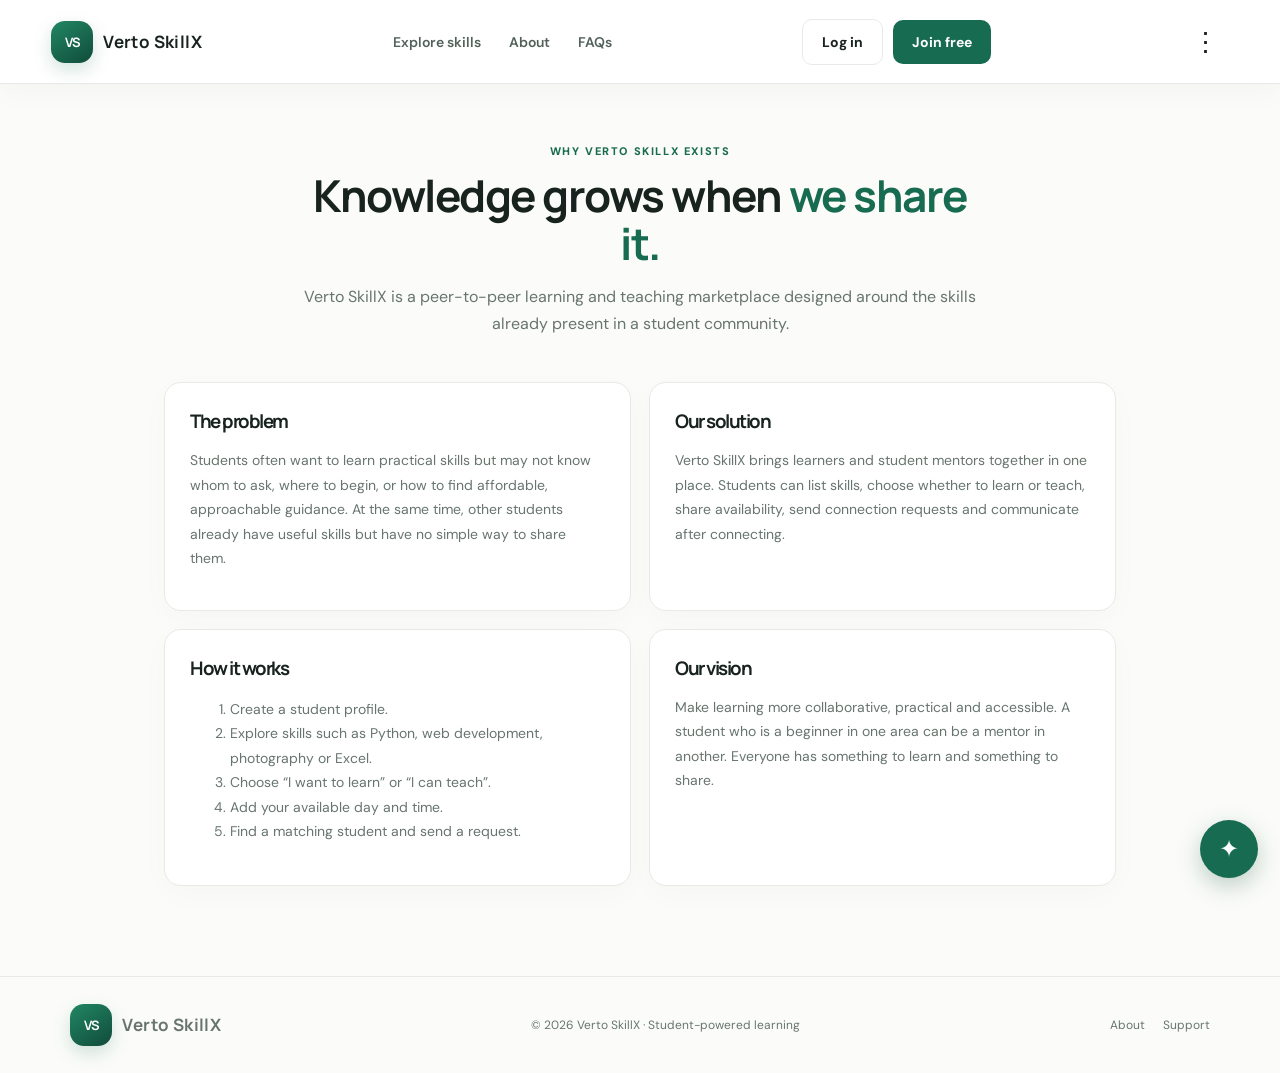
<file: about.html>
<!DOCTYPE html><html lang="en"><head><meta charset="UTF-8"><meta name="viewport" content="width=device-width,initial-scale=1"><title>About | Verto SkillX</title><link rel="stylesheet" href="style.css"></head><body><header class="topbar"><a class="brand" href="index.html"><span class="brand-mark">VS</span><span>Verto <b>SkillX</b></span></a><nav class="desktop-nav"><a href="skills.html">Explore skills</a><a href="about.html">About</a><a href="faq.html">FAQs</a></nav><div class="account" id="accountArea"></div><button class="menu-btn" id="menuBtn">⋮</button><div class="menu-panel" id="menuPanel"><a href="about.html">About Verto SkillX</a><a href="skills.html">Skills to learn</a><a href="faq.html">FAQs</a><a href="support.html">Support</a><a href="profile.html">My profile</a></div></header><main class="page-wrap"><div class="page-head"><span class="eyebrow">WHY VERTO SKILLX EXISTS</span><h1>Knowledge grows when <em>we share it.</em></h1><p>Verto SkillX is a peer-to-peer learning and teaching marketplace designed around the skills already present in a student community.</p></div><div class="content-grid"><article class="content-card"><h3>The problem</h3><p>Students often want to learn practical skills but may not know whom to ask, where to begin, or how to find affordable, approachable guidance. At the same time, other students already have useful skills but have no simple way to share them.</p></article><article class="content-card"><h3>Our solution</h3><p>Verto SkillX brings learners and student mentors together in one place. Students can list skills, choose whether to learn or teach, share availability, send connection requests and communicate after connecting.</p></article><article class="content-card"><h3>How it works</h3><ol><li>Create a student profile.</li><li>Explore skills such as Python, web development, photography or Excel.</li><li>Choose “I want to learn” or “I can teach”.</li><li>Add your available day and time.</li><li>Find a matching student and send a request.</li></ol></article><article class="content-card"><h3>Our vision</h3><p>Make learning more collaborative, practical and accessible. A student who is a beginner in one area can be a mentor in another. Everyone has something to learn and something to share.</p></article></div></main><footer><a class="brand" href="index.html"><span class="brand-mark">VS</span><span>Verto <b>SkillX</b></span></a><span>© 2026 Verto SkillX · Student-powered learning</span><div><a href="about.html">About</a><a href="support.html">Support</a></div></footer><div id="chatMount"></div><script src="app.js"></script></body></html>
</file>
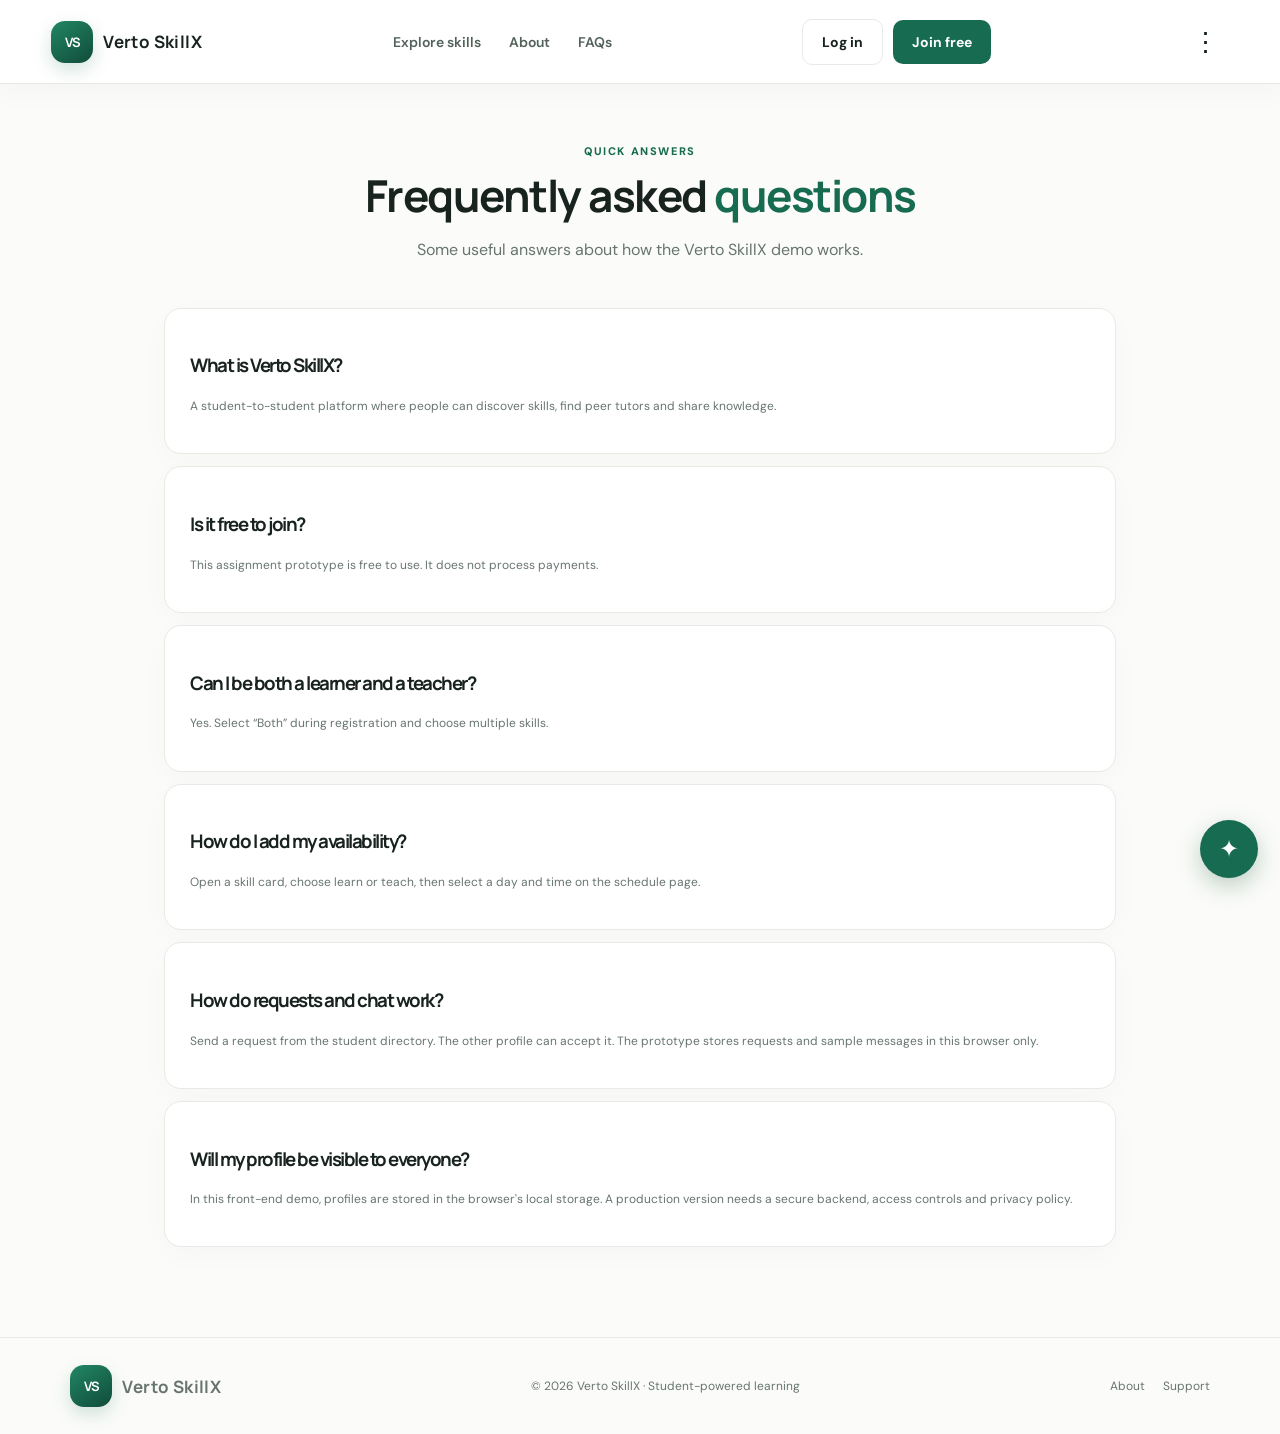
<file: faq.html>
<!DOCTYPE html><html lang="en"><head><meta charset="UTF-8"><meta name="viewport" content="width=device-width,initial-scale=1"><title>FAQs | Verto SkillX</title><link rel="stylesheet" href="style.css"></head><body><header class="topbar"><a class="brand" href="index.html"><span class="brand-mark">VS</span><span>Verto <b>SkillX</b></span></a><nav class="desktop-nav"><a href="skills.html">Explore skills</a><a href="about.html">About</a><a href="faq.html">FAQs</a></nav><div class="account" id="accountArea"></div><button class="menu-btn" id="menuBtn">⋮</button><div class="menu-panel" id="menuPanel"><a href="about.html">About Verto SkillX</a><a href="skills.html">Skills to learn</a><a href="faq.html">FAQs</a><a href="support.html">Support</a><a href="profile.html">My profile</a></div></header><main class="page-wrap"><div class="page-head"><span class="eyebrow">QUICK ANSWERS</span><h1>Frequently asked <em>questions</em></h1><p>Some useful answers about how the Verto SkillX demo works.</p></div><div class="request-list"><article class="faq-item"><h3>What is Verto SkillX?</h3><p class="notice">A student-to-student platform where people can discover skills, find peer tutors and share knowledge.</p></article><article class="faq-item"><h3>Is it free to join?</h3><p class="notice">This assignment prototype is free to use. It does not process payments.</p></article><article class="faq-item"><h3>Can I be both a learner and a teacher?</h3><p class="notice">Yes. Select “Both” during registration and choose multiple skills.</p></article><article class="faq-item"><h3>How do I add my availability?</h3><p class="notice">Open a skill card, choose learn or teach, then select a day and time on the schedule page.</p></article><article class="faq-item"><h3>How do requests and chat work?</h3><p class="notice">Send a request from the student directory. The other profile can accept it. The prototype stores requests and sample messages in this browser only.</p></article><article class="faq-item"><h3>Will my profile be visible to everyone?</h3><p class="notice">In this front-end demo, profiles are stored in the browser's local storage. A production version needs a secure backend, access controls and privacy policy.</p></article></div></main><footer><a class="brand" href="index.html"><span class="brand-mark">VS</span><span>Verto <b>SkillX</b></span></a><span>© 2026 Verto SkillX · Student-powered learning</span><div><a href="about.html">About</a><a href="support.html">Support</a></div></footer><div id="chatMount"></div><script src="app.js"></script></body></html>
</file>
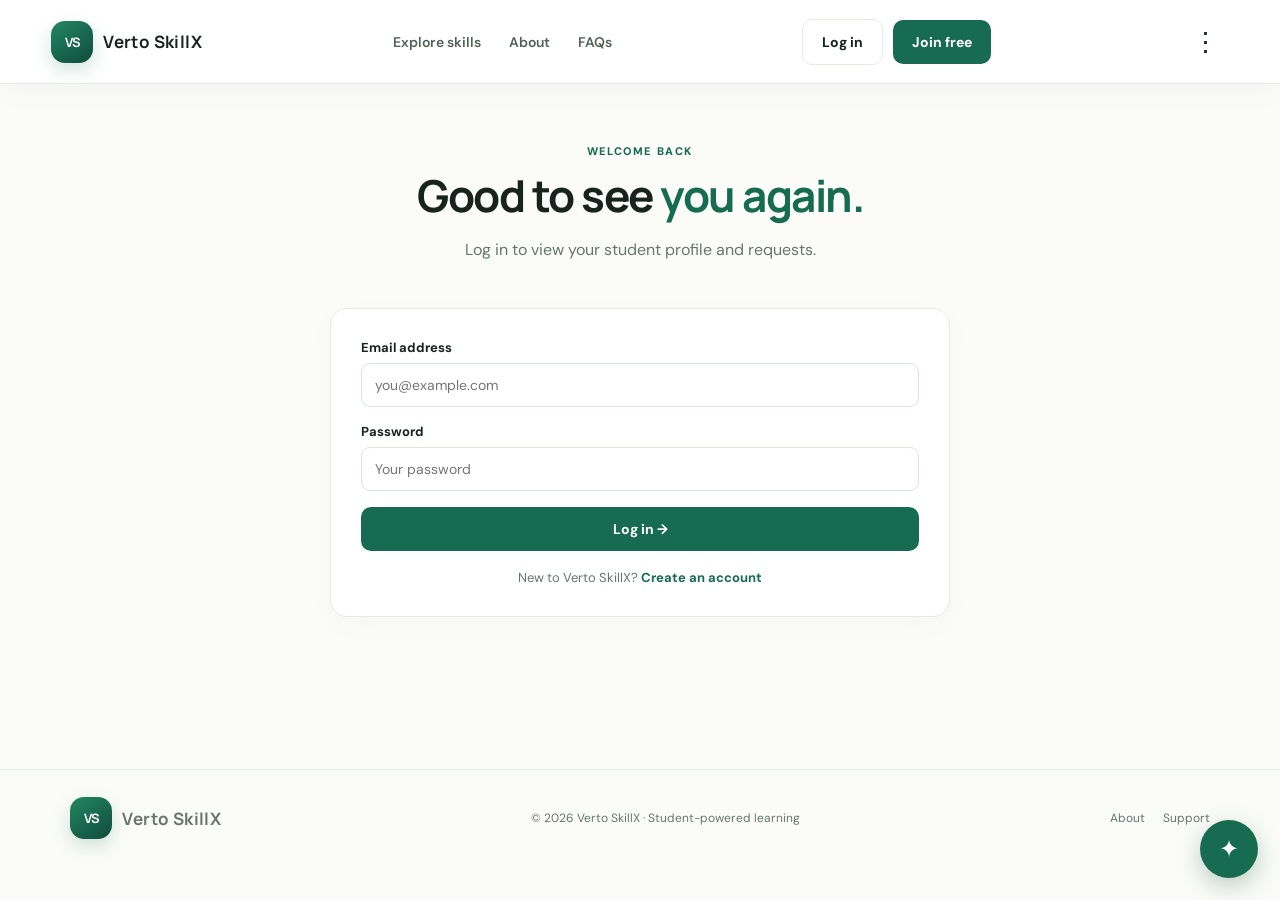
<file: login.html>
<!DOCTYPE html><html lang="en"><head><meta charset="UTF-8"><meta name="viewport" content="width=device-width,initial-scale=1"><title>Log in | Verto SkillX</title><link rel="stylesheet" href="style.css"></head><body><header class="topbar"><a class="brand" href="index.html"><span class="brand-mark">VS</span><span>Verto <b>SkillX</b></span></a><nav class="desktop-nav"><a href="skills.html">Explore skills</a><a href="about.html">About</a><a href="faq.html">FAQs</a></nav><div class="account" id="accountArea"></div><button class="menu-btn" id="menuBtn">⋮</button><div class="menu-panel" id="menuPanel"><a href="about.html">About Verto SkillX</a><a href="skills.html">Skills to learn</a><a href="faq.html">FAQs</a><a href="support.html">Support</a><a href="profile.html">My profile</a></div></header><main class="page-wrap"><div class="page-head"><span class="eyebrow">WELCOME BACK</span><h1>Good to see <em>you again.</em></h1><p>Log in to view your student profile and requests.</p></div><form class="form-card" id="loginForm"><div class="success" id="loginError" style="background:#fff0ed;color:#9b3827">Email or password is incorrect. Register first on this browser.</div><div class="field"><label>Email address</label><input name="email" type="email" required placeholder="you@example.com"></div><div class="field"><label>Password</label><input name="password" type="password" required placeholder="Your password"></div><button class="btn btn-primary">Log in →</button><div class="form-switch">New to Verto SkillX? <a href="register.html">Create an account</a></div></form></main><footer><a class="brand" href="index.html"><span class="brand-mark">VS</span><span>Verto <b>SkillX</b></span></a><span>© 2026 Verto SkillX · Student-powered learning</span><div><a href="about.html">About</a><a href="support.html">Support</a></div></footer><div id="chatMount"></div><script src="app.js"></script></body></html>
</file>
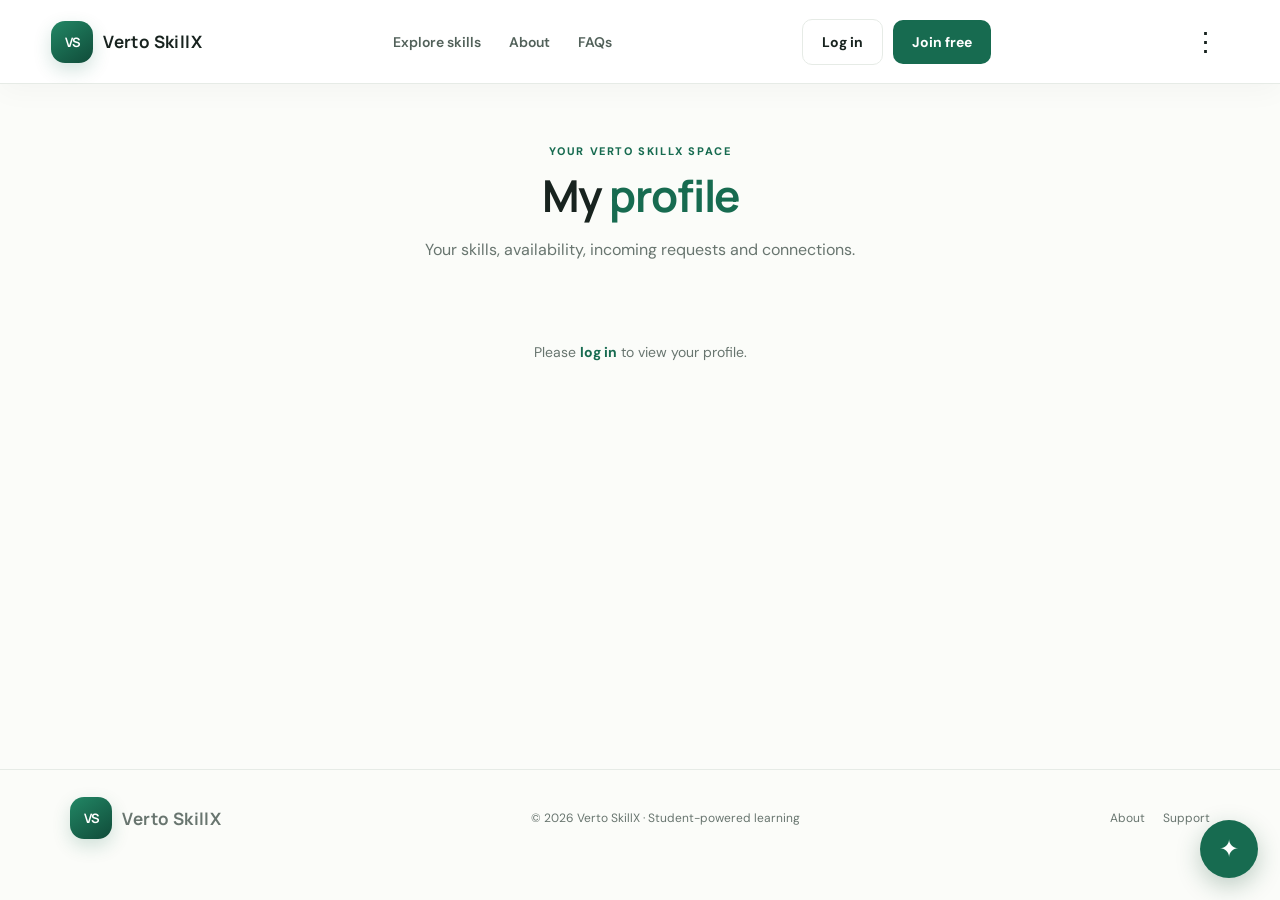
<file: profile.html>
<!DOCTYPE html><html lang="en"><head><meta charset="UTF-8"><meta name="viewport" content="width=device-width,initial-scale=1"><title>My profile | Verto SkillX</title><link rel="stylesheet" href="style.css"></head><body><header class="topbar"><a class="brand" href="index.html"><span class="brand-mark">VS</span><span>Verto <b>SkillX</b></span></a><nav class="desktop-nav"><a href="skills.html">Explore skills</a><a href="about.html">About</a><a href="faq.html">FAQs</a></nav><div class="account" id="accountArea"></div><button class="menu-btn" id="menuBtn">⋮</button><div class="menu-panel" id="menuPanel"><a href="about.html">About Verto SkillX</a><a href="skills.html">Skills to learn</a><a href="faq.html">FAQs</a><a href="support.html">Support</a><a href="profile.html">My profile</a></div></header><main class="page-wrap"><div class="page-head"><span class="eyebrow">YOUR VERTO SKILLX SPACE</span><h1>My <em>profile</em></h1><p>Your skills, availability, incoming requests and connections.</p></div><div id="profileContent"></div></main><footer><a class="brand" href="index.html"><span class="brand-mark">VS</span><span>Verto <b>SkillX</b></span></a><span>© 2026 Verto SkillX · Student-powered learning</span><div><a href="about.html">About</a><a href="support.html">Support</a></div></footer><div id="chatMount"></div><script src="app.js"></script></body></html>
</file>
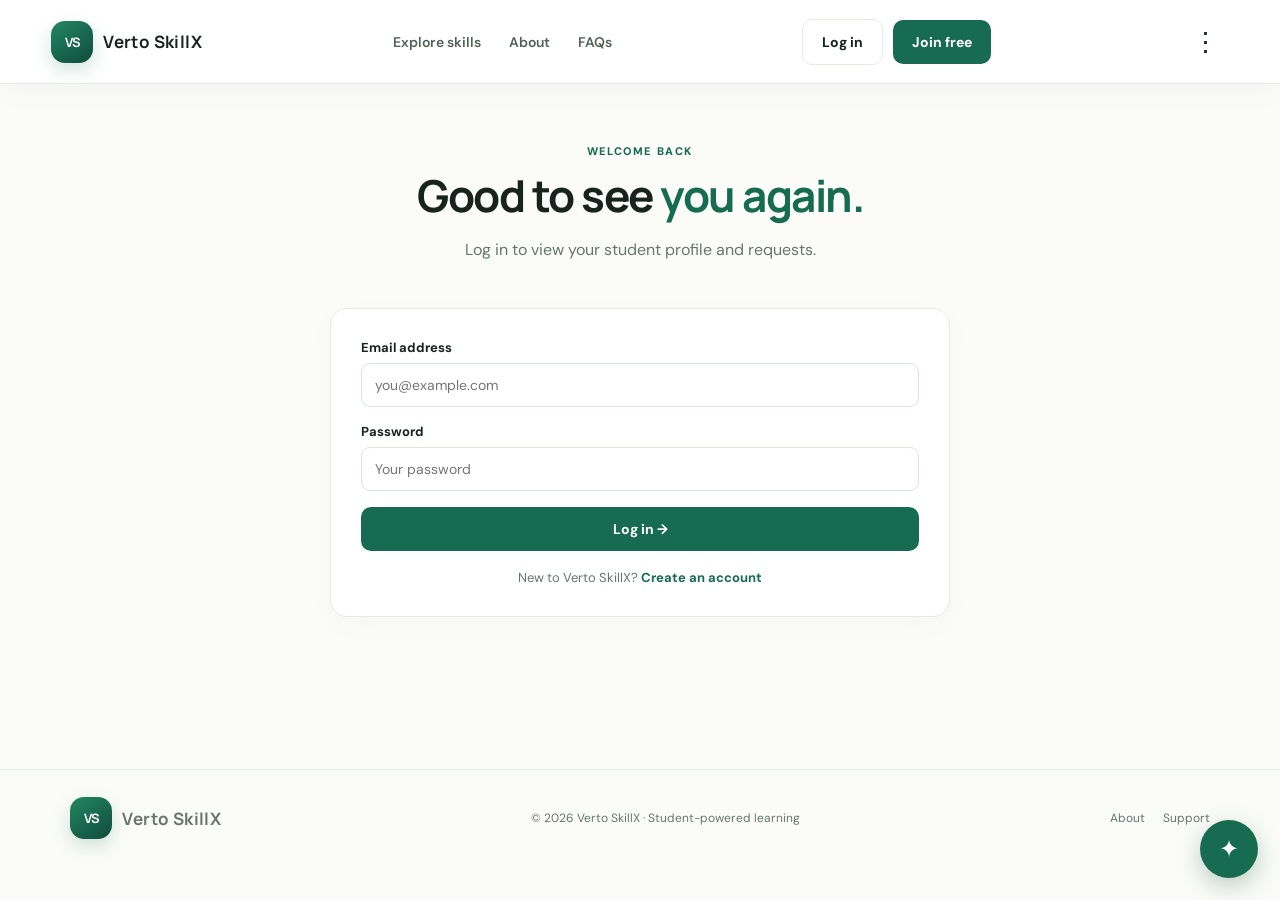
<file: schedule.html>
<!DOCTYPE html><html lang="en"><head><meta charset="UTF-8"><meta name="viewport" content="width=device-width,initial-scale=1"><title>Availability | Verto SkillX</title><link rel="stylesheet" href="style.css"></head><body><header class="topbar"><a class="brand" href="index.html"><span class="brand-mark">VS</span><span>Verto <b>SkillX</b></span></a><nav class="desktop-nav"><a href="skills.html">Explore skills</a><a href="about.html">About</a><a href="faq.html">FAQs</a></nav><div class="account" id="accountArea"></div><button class="menu-btn" id="menuBtn">⋮</button><div class="menu-panel" id="menuPanel"><a href="about.html">About Verto SkillX</a><a href="skills.html">Skills to learn</a><a href="faq.html">FAQs</a><a href="support.html">Support</a><a href="profile.html">My profile</a></div></header><main class="page-wrap"><div class="page-head"><span class="eyebrow">MAKE TIME TO GROW</span><h1>Your learning <em>schedule</em></h1><p>Choose when you are available. You can add more than one slot by repeating this step.</p></div><form class="form-card" id="scheduleForm"><h2 id="scheduleTitle">Set your availability</h2><div class="success" id="scheduleSuccess">Availability saved to your profile!</div><div class="field"><label>Day of the week</label><select name="day" required><option value="">Select a day</option><option>Monday</option><option>Tuesday</option><option>Wednesday</option><option>Thursday</option><option>Friday</option><option>Saturday</option><option>Sunday</option></select></div><div class="field"><label>Available time</label><select name="time" required><option value="">Choose a time slot</option><option>08:00 AM – 09:00 AM</option><option>09:00 AM – 10:00 AM</option><option>10:00 AM – 11:00 AM</option><option>11:00 AM – 12:00 PM</option><option>12:00 PM – 01:00 PM</option><option>02:00 PM – 03:00 PM</option><option>03:00 PM – 04:00 PM</option><option>04:00 PM – 05:00 PM</option><option>05:00 PM – 06:00 PM</option><option>06:00 PM – 07:00 PM</option><option>07:00 PM – 08:00 PM</option><option>08:00 PM – 09:00 PM</option></select></div><div class="field"><label>Session format</label><select name="format"><option>Online</option><option>On campus</option><option>Either</option></select></div><button class="btn btn-primary">Save availability →</button></form></main><footer><a class="brand" href="index.html"><span class="brand-mark">VS</span><span>Verto <b>SkillX</b></span></a><span>© 2026 Verto SkillX · Student-powered learning</span><div><a href="about.html">About</a><a href="support.html">Support</a></div></footer><div id="chatMount"></div><script src="app.js"></script></body></html>
</file>
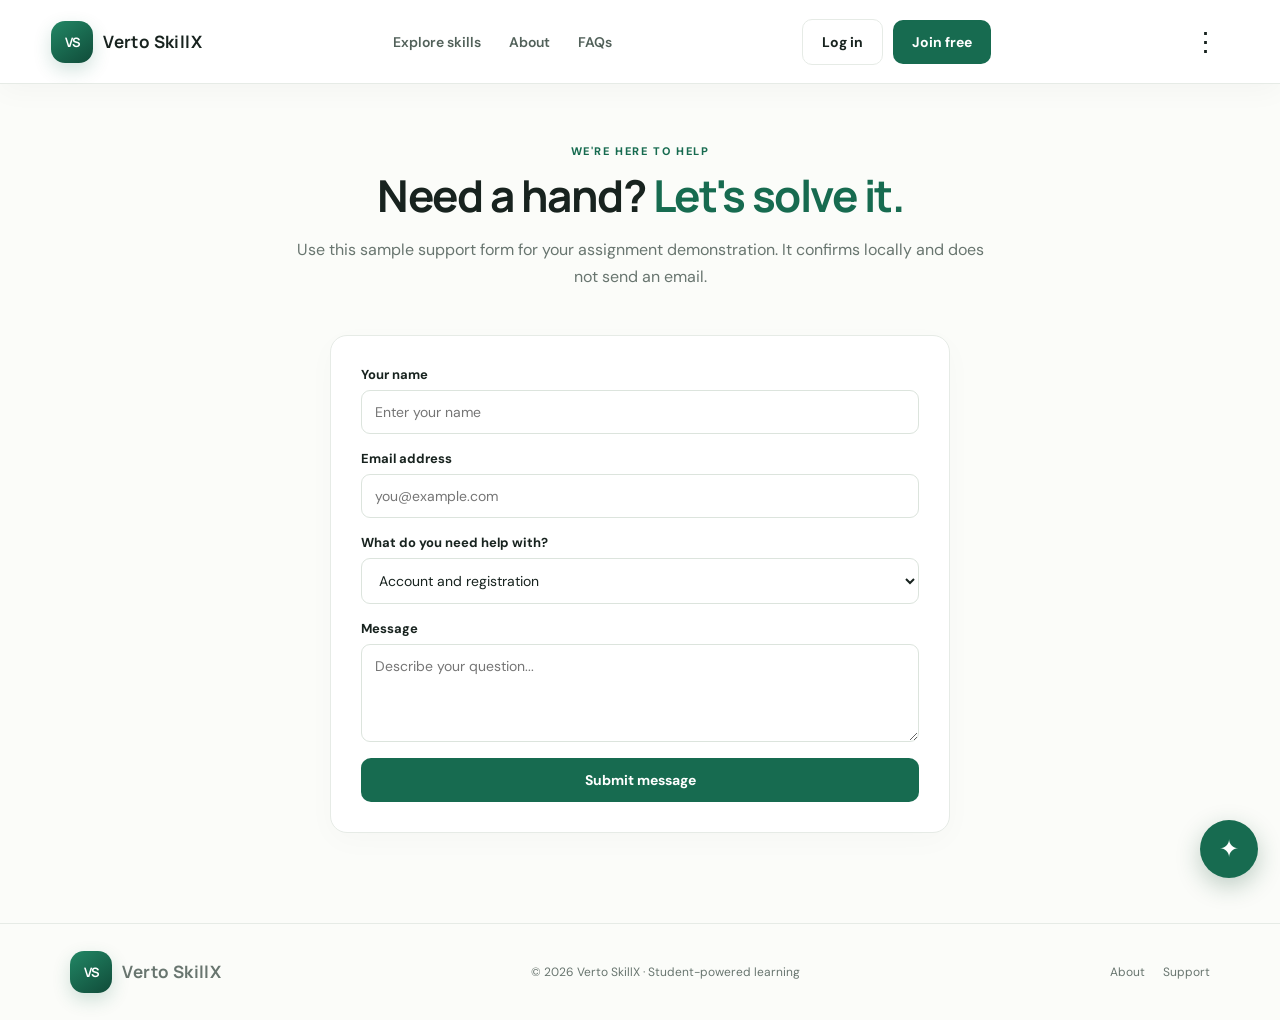
<file: support.html>
<!DOCTYPE html><html lang="en"><head><meta charset="UTF-8"><meta name="viewport" content="width=device-width,initial-scale=1"><title>Support | Verto SkillX</title><link rel="stylesheet" href="style.css"></head><body><header class="topbar"><a class="brand" href="index.html"><span class="brand-mark">VS</span><span>Verto <b>SkillX</b></span></a><nav class="desktop-nav"><a href="skills.html">Explore skills</a><a href="about.html">About</a><a href="faq.html">FAQs</a></nav><div class="account" id="accountArea"></div><button class="menu-btn" id="menuBtn">⋮</button><div class="menu-panel" id="menuPanel"><a href="about.html">About Verto SkillX</a><a href="skills.html">Skills to learn</a><a href="faq.html">FAQs</a><a href="support.html">Support</a><a href="profile.html">My profile</a></div></header><main class="page-wrap"><div class="page-head"><span class="eyebrow">WE'RE HERE TO HELP</span><h1>Need a hand? <em>Let's solve it.</em></h1><p>Use this sample support form for your assignment demonstration. It confirms locally and does not send an email.</p></div><form class="form-card" id="supportForm"><div class="success" id="supportSuccess">Thanks! Your demo support message has been recorded on this page.</div><div class="field"><label>Your name</label><input required placeholder="Enter your name"></div><div class="field"><label>Email address</label><input type="email" required placeholder="you@example.com"></div><div class="field"><label>What do you need help with?</label><select><option>Account and registration</option><option>Finding a skill partner</option><option>Schedule and availability</option><option>Other</option></select></div><div class="field"><label>Message</label><textarea rows="4" required placeholder="Describe your question..."></textarea></div><button class="btn btn-primary">Submit message</button></form><script>document.addEventListener('DOMContentLoaded',()=>{document.querySelector('#supportForm').onsubmit=e=>{e.preventDefault();document.querySelector('#supportSuccess').style.display='block';e.target.reset()}})</script></main><footer><a class="brand" href="index.html"><span class="brand-mark">VS</span><span>Verto <b>SkillX</b></span></a><span>© 2026 Verto SkillX · Student-powered learning</span><div><a href="about.html">About</a><a href="support.html">Support</a></div></footer><div id="chatMount"></div><script src="app.js"></script></body></html>
</file>
<file: style.css>
@import url('https://fonts.googleapis.com/css2?family=DM+Sans:wght@400;500;600;700&family=Manrope:wght@400;500;600;700;800&display=swap');
:root{--ink:#18231f;--muted:#68756f;--green:#176b50;--mint:#e9f5ef;--lime:#d9f36a;--paper:#fbfcf9;--line:#e6ebe6;--white:#fff;--shadow:0 18px 55px #183b2b12}*{box-sizing:border-box}body{margin:0;background:var(--paper);color:var(--ink);font-family:'DM Sans',sans-serif}a{color:inherit;text-decoration:none}.topbar{height:78px;display:flex;align-items:center;justify-content:space-between;padding:0 max(calc((100vw - 1160px)/2),5.5%);background:#ffffffed;border-bottom:1px solid var(--line);position:sticky;top:0;z-index:20;backdrop-filter:blur(14px)}.brand{display:flex;align-items:center;gap:10px;font:700 18px Manrope}.brand-mark{display:grid;place-items:center;background:var(--green);color:white;width:36px;height:36px;border-radius:11px;font-size:12px;letter-spacing:-1px}.desktop-nav{display:flex;gap:32px;color:#52615a;font-weight:600;font-size:14px}.desktop-nav a:hover,footer a:hover{color:var(--green)}.account{display:flex;gap:10px;align-items:center}.btn{border:0;border-radius:10px;padding:13px 19px;display:inline-flex;align-items:center;justify-content:center;gap:9px;font-weight:700;font-size:14px;cursor:pointer;font-family:inherit}.btn-primary{background:var(--green);color:white}.btn-primary:hover{background:#10563f}.btn-outline{border:1px solid var(--line);background:white}.btn-light{background:#f0f4ef}.btn-white{background:white;color:var(--green)}.menu-btn{font-size:27px;border:0;background:transparent;cursor:pointer;color:var(--ink);padding:5px 10px}.menu-panel{display:none;position:absolute;right:5%;top:67px;background:white;border:1px solid var(--line);box-shadow:var(--shadow);border-radius:14px;padding:10px;min-width:210px}.menu-panel.show{display:grid}.menu-panel a{padding:11px;border-radius:8px;font-size:14px}.menu-panel a:hover{background:var(--mint)}.hero{max-width:1160px;margin:auto;padding:82px 24px 72px;display:grid;grid-template-columns:1.05fr .95fr;align-items:center;gap:50px;min-height:550px}.eyebrow{font-size:11px;font-weight:800;letter-spacing:1.6px;color:var(--green)}h1,h2,h3{font-family:Manrope;letter-spacing:-1.5px}h1{font-size:clamp(42px,5.4vw,66px);line-height:1.08;margin:19px 0}h1 em,h2 em{font-style:normal;color:var(--green)}.hero-copy>p,.cta p{font-size:17px;line-height:1.8;color:var(--muted);max-width:510px}.hero-actions{display:flex;gap:12px;margin-top:28px}.hero-note{display:flex;align-items:center;gap:12px;margin-top:38px;color:var(--muted);font-size:13px}.avatar-stack{display:flex;padding-left:5px}.avatar-stack i{font-style:normal;width:29px;height:29px;border-radius:50%;display:grid;place-items:center;background:#f3d8c4;border:2px solid white;margin-left:-5px;font-size:11px;font-weight:700}.avatar-stack i:nth-child(2){background:#d9e9c2}.avatar-stack i:nth-child(3){background:#d8e4f6}.hero-art{height:380px;position:relative;display:grid;place-items:center}.art-orbit{position:absolute;border:1px solid #dce9df;border-radius:50%;width:350px;height:350px}.orbit-two{width:285px;height:285px;border-style:dashed}.main-art{position:relative;z-index:1;background:linear-gradient(145deg,#1c7255,#0d4b39);color:white;border-radius:28px;width:290px;padding:33px;box-shadow:0 28px 65px #175d4238;transform:rotate(-4deg)}.art-icon{width:44px;height:44px;border-radius:14px;background:var(--lime);color:#29431e;display:grid;place-items:center;font-size:24px}.main-art h3{font-size:28px;line-height:1.2;margin:23px 0 9px}.main-art p{color:#c5dfd2;font-size:13px}.art-tags{display:flex;gap:7px;flex-wrap:wrap;margin-top:24px}.art-tags span{background:#ffffff1e;border:1px solid #ffffff32;border-radius:20px;padding:7px 10px;font-size:11px}.float-card{position:absolute;background:white;box-shadow:var(--shadow);border-radius:12px;padding:14px 16px;font-size:13px;z-index:2}.float-top{top:42px;right:0}.float-bottom{bottom:42px;left:0}.stats{border-block:1px solid var(--line);display:flex;justify-content:center;gap:clamp(40px,10vw,140px);padding:25px}.stats div{display:grid;gap:4px}.stats b{font:800 22px Manrope;color:var(--green)}.stats span{font-size:12px;color:var(--muted)}.section{max-width:1160px;margin:auto;padding:80px 24px}.section-heading{display:flex;align-items:end;justify-content:space-between;margin-bottom:30px}.section h2,.cta h2{font-size:38px;margin:10px 0}.text-link{color:var(--green);font-weight:700;font-size:14px}.skill-grid{display:grid;grid-template-columns:repeat(5,1fr);gap:17px}.skill-card{background:white;border:1px solid var(--line);border-radius:16px;overflow:hidden;transition:.2s;box-shadow:0 5px 20px #183b2b05}.skill-card:hover{transform:translateY(-5px);box-shadow:var(--shadow)}.skill-card img{width:100%;height:130px;object-fit:cover;background:var(--mint)}.skill-card .skill-body{padding:15px}.skill-card h3{font-size:16px;letter-spacing:-.4px;margin:0 0 7px}.skill-card p{font-size:12px;line-height:1.6;color:var(--muted);margin:0}.skill-card .text-link{display:inline-block;margin-top:13px;font-size:12px}.cta{max-width:1112px;margin:10px auto 80px;background:var(--green);color:white;border-radius:24px;padding:45px 55px;display:flex;align-items:center;justify-content:space-between;gap:30px}.cta .eyebrow{color:var(--lime)}.cta h2{font-size:36px}.cta p{color:#d0e3d8;font-size:14px}footer{border-top:1px solid var(--line);padding:27px max(calc((100vw - 1160px)/2),5.5%);display:flex;justify-content:space-between;align-items:center;gap:20px;color:var(--muted);font-size:12px}footer>div{display:flex;gap:18px}.page-wrap{max-width:1000px;margin:55px auto 90px;padding:0 24px;min-height:60vh}.page-head{text-align:center;margin:35px auto 45px;max-width:690px}.page-head h1{font-size:44px;margin:12px 0}.page-head p{color:var(--muted);line-height:1.7}.content-card,.form-card,.faq-item,.profile-card{background:white;border:1px solid var(--line);border-radius:17px;padding:25px;box-shadow:0 8px 30px #183b2b06}.content-grid{display:grid;grid-template-columns:repeat(2,1fr);gap:18px}.content-card h3{margin:0 0 10px}.content-card p,.content-card li{color:var(--muted);line-height:1.75;font-size:14px}.form-card{max-width:620px;margin:0 auto;padding:30px}.form-grid{display:grid;grid-template-columns:1fr 1fr;gap:16px}.field{display:grid;gap:7px;margin-bottom:16px}.field.full{grid-column:1/-1}.field label{font-size:13px;font-weight:700}.field input,.field select,.field textarea{width:100%;padding:12px 13px;border:1px solid #dce4dd;border-radius:9px;font:14px 'DM Sans';background:#fff;color:var(--ink)}.field input:focus,.field select:focus,.field textarea:focus{outline:2px solid #b9dfca;border-color:var(--green)}.field small{color:var(--muted);font-size:11px}.form-card button{width:100%}.notice{font-size:12px;color:var(--muted);line-height:1.6;margin-top:14px}.form-switch{text-align:center;font-size:13px;color:var(--muted);margin-top:18px}.form-switch a{color:var(--green);font-weight:700}.avatar-preview{width:64px;height:64px;border-radius:50%;object-fit:cover;background:var(--mint);border:2px solid var(--line)}.profile-top{display:flex;align-items:center;gap:17px;margin-bottom:20px}.profile-top h2{margin:0}.profile-top p{margin:5px 0;color:var(--muted);font-size:13px}.profile-skills{display:flex;gap:8px;flex-wrap:wrap}.chip{background:var(--mint);color:var(--green);padding:7px 11px;border-radius:20px;font-size:12px;font-weight:700}.chat-launch{position:fixed;right:22px;bottom:22px;width:58px;height:58px;border:0;border-radius:50%;background:var(--green);color:white;font-size:24px;box-shadow:0 8px 25px #174c3545;cursor:pointer;z-index:50}.chat-box{display:none;position:fixed;right:22px;bottom:92px;width:min(350px,calc(100vw - 35px));height:420px;background:white;border:1px solid var(--line);border-radius:18px;box-shadow:0 20px 70px #102c1f30;z-index:50;overflow:hidden;flex-direction:column}.chat-box.open{display:flex}.chat-head{background:var(--green);color:white;padding:17px;font-weight:700;display:flex;justify-content:space-between}.chat-head button{background:none;color:white;border:0;font-size:20px;cursor:pointer}.chat-messages{padding:14px;overflow:auto;flex:1;display:flex;flex-direction:column;gap:10px}.bubble{padding:10px 12px;border-radius:12px;background:#eff5ef;font-size:12px;line-height:1.55;max-width:88%;align-self:flex-start}.bubble.user{background:var(--green);color:white;align-self:flex-end}.chat-input{display:flex;border-top:1px solid var(--line);padding:10px;gap:7px}.chat-input input{min-width:0;flex:1;border:1px solid var(--line);border-radius:8px;padding:10px}.chat-input button{background:var(--green);color:white;border:0;border-radius:8px;padding:0 13px}.empty{color:var(--muted);font-size:14px;text-align:center;padding:35px}.request-list{display:grid;gap:12px}.request-row{display:flex;justify-content:space-between;align-items:center;gap:12px;padding:14px;border:1px solid var(--line);border-radius:12px}.request-row p{margin:4px 0;color:var(--muted);font-size:12px}.request-row button{border:1px solid var(--line);border-radius:8px;background:white;padding:8px 11px;cursor:pointer}.request-row button.accept{background:var(--green);color:white}.success{padding:12px;background:var(--mint);color:var(--green);border-radius:9px;font-size:13px;margin-bottom:14px;display:none}
@media(max-width:850px){.hero{grid-template-columns:1fr;padding-top:55px}.hero-art{height:330px}.skill-grid{grid-template-columns:repeat(3,1fr)}.desktop-nav{display:none}.cta{margin-inline:18px;padding:32px;flex-direction:column;align-items:flex-start}footer{flex-wrap:wrap}}@media(max-width:560px){.topbar{height:68px;padding:0 17px}.brand{font-size:16px}.account .btn{padding:10px;font-size:12px}.hero{padding:45px 20px}.hero-art{transform:scale(.88);margin:-10px -20px}.stats{gap:22px;padding:20px 10px}.stats b{font-size:18px}.stats span{font-size:10px}.section{padding:55px 18px}.section-heading{align-items:start;gap:12px}.section h2{font-size:29px}.skill-grid{grid-template-columns:repeat(2,1fr);gap:12px}.skill-card img{height:110px}.page-head h1{font-size:35px}.content-grid,.form-grid{grid-template-columns:1fr}.field.full{grid-column:auto}.form-card{padding:20px}.cta h2{font-size:30px}footer{padding:25px 20px;flex-direction:column;align-items:flex-start}.request-row{align-items:flex-start;flex-direction:column}}

/* VERTO SKILLX community upgrade */
.topbar{height:84px;padding-inline:max(calc((100vw - 1240px)/2),4%);box-shadow:0 8px 28px #102c1f08}.brand{font-size:17px;letter-spacing:.4px}.brand-mark{width:42px;height:42px;border-radius:14px;background:linear-gradient(145deg,#228765,#104b39);box-shadow:0 7px 18px #176b5030;font-size:13px}.desktop-nav{gap:28px}.desktop-nav a{padding:12px 0;position:relative}.desktop-nav a:hover:after{content:"";position:absolute;bottom:3px;left:0;right:0;height:2px;background:var(--green);border-radius:4px}.user-pill{display:flex;align-items:center;gap:7px;font-weight:700;font-size:13px;padding:5px 12px 5px 6px;border:1px solid var(--line);border-radius:30px;background:white}.user-pill small{font-size:10px;color:var(--muted);font-weight:500;margin-left:2px}.community-section{padding-top:70px}.community-intro{color:var(--muted);font-size:14px;margin:8px 0}.community-filters{display:grid;grid-template-columns:1fr 230px 210px;gap:12px;margin:24px 0}.community-filters input,.community-filters select{width:100%;border:1px solid var(--line);background:white;border-radius:11px;padding:14px 15px;font:14px 'DM Sans';color:var(--ink)}.community-grid{display:grid;grid-template-columns:repeat(3,minmax(0,1fr));gap:18px}.student-card{background:white;border:1px solid var(--line);border-radius:18px;padding:20px;box-shadow:0 8px 26px #183b2b08;transition:.2s;min-width:0}.student-card:hover{transform:translateY(-3px);box-shadow:var(--shadow);border-color:#cbded2}.student-card-top{display:flex;align-items:center;gap:12px;margin-bottom:15px}.student-card-top img{width:52px;height:52px;border-radius:50%;object-fit:cover;background:var(--mint);border:2px solid #e3eee7}.student-card h3{font-size:17px;letter-spacing:-.4px;margin:0 0 4px}.student-meta{font-size:11px;color:var(--muted)}.student-tags{display:flex;gap:7px;flex-wrap:wrap;margin-bottom:12px}.role-tag{font-size:10px;font-weight:800;border-radius:20px;padding:6px 9px}.role-tag.teach{background:#e4f4eb;color:#176b50}.role-tag.learn{background:#eef0ff;color:#4b53a4}.student-card>p{font-size:12px;line-height:1.65;color:var(--muted);margin:10px 0}.student-card>p b{color:var(--ink)}.student-card .student-availability{padding-top:10px;border-top:1px solid var(--line);font-size:11px}.student-actions{display:flex;gap:8px;margin-top:15px}.student-actions .btn{padding:10px 12px;font-size:12px;flex:1}.public-profile-card{max-width:850px;margin:30px auto;background:white;border:1px solid var(--line);border-radius:24px;padding:clamp(22px,4vw,42px);box-shadow:var(--shadow)}.public-profile-head{display:flex;align-items:center;gap:22px;padding-bottom:27px;border-bottom:1px solid var(--line)}.public-avatar{width:104px;height:104px;border-radius:50%;object-fit:cover;border:4px solid var(--mint)}.public-profile-head h1{font-size:36px;margin:8px 0}.public-profile-head p{color:var(--muted);font-size:13px}.profile-detail-grid{display:grid;grid-template-columns:1fr 1fr;gap:25px;padding:25px 0}.profile-detail-grid h3,.public-profile-card>h3{font-size:17px;letter-spacing:-.4px}.profile-detail-grid p{font-size:13px;line-height:1.7;color:var(--muted)}.public-profile-card>.request-row{margin:10px 0}.public-contact{margin-top:28px;padding:22px;background:var(--mint);border-radius:15px;display:flex;align-items:center;justify-content:space-between;gap:15px}.public-contact p{font-size:13px;font-weight:700}.public-contact .btn{white-space:nowrap}
@media(max-width:850px){.community-grid{grid-template-columns:repeat(2,minmax(0,1fr))}.community-filters{grid-template-columns:1fr 1fr}.community-filters input{grid-column:1/-1}}
@media(max-width:560px){.topbar{height:70px;padding:0 14px}.brand{font-size:14px}.brand-mark{width:36px;height:36px}.account{gap:5px}.user-pill{padding:4px 8px 4px 4px}.user-pill small{display:none}.community-section{padding:48px 17px}.community-section .section-heading{flex-direction:column;align-items:flex-start}.community-filters{grid-template-columns:1fr}.community-filters input{grid-column:auto}.community-grid{grid-template-columns:1fr}.public-profile-head{align-items:flex-start;gap:14px}.public-avatar{width:76px;height:76px}.public-profile-head h1{font-size:27px}.profile-detail-grid{grid-template-columns:1fr;gap:8px}.public-contact{align-items:flex-start;flex-direction:column}}
</file>
